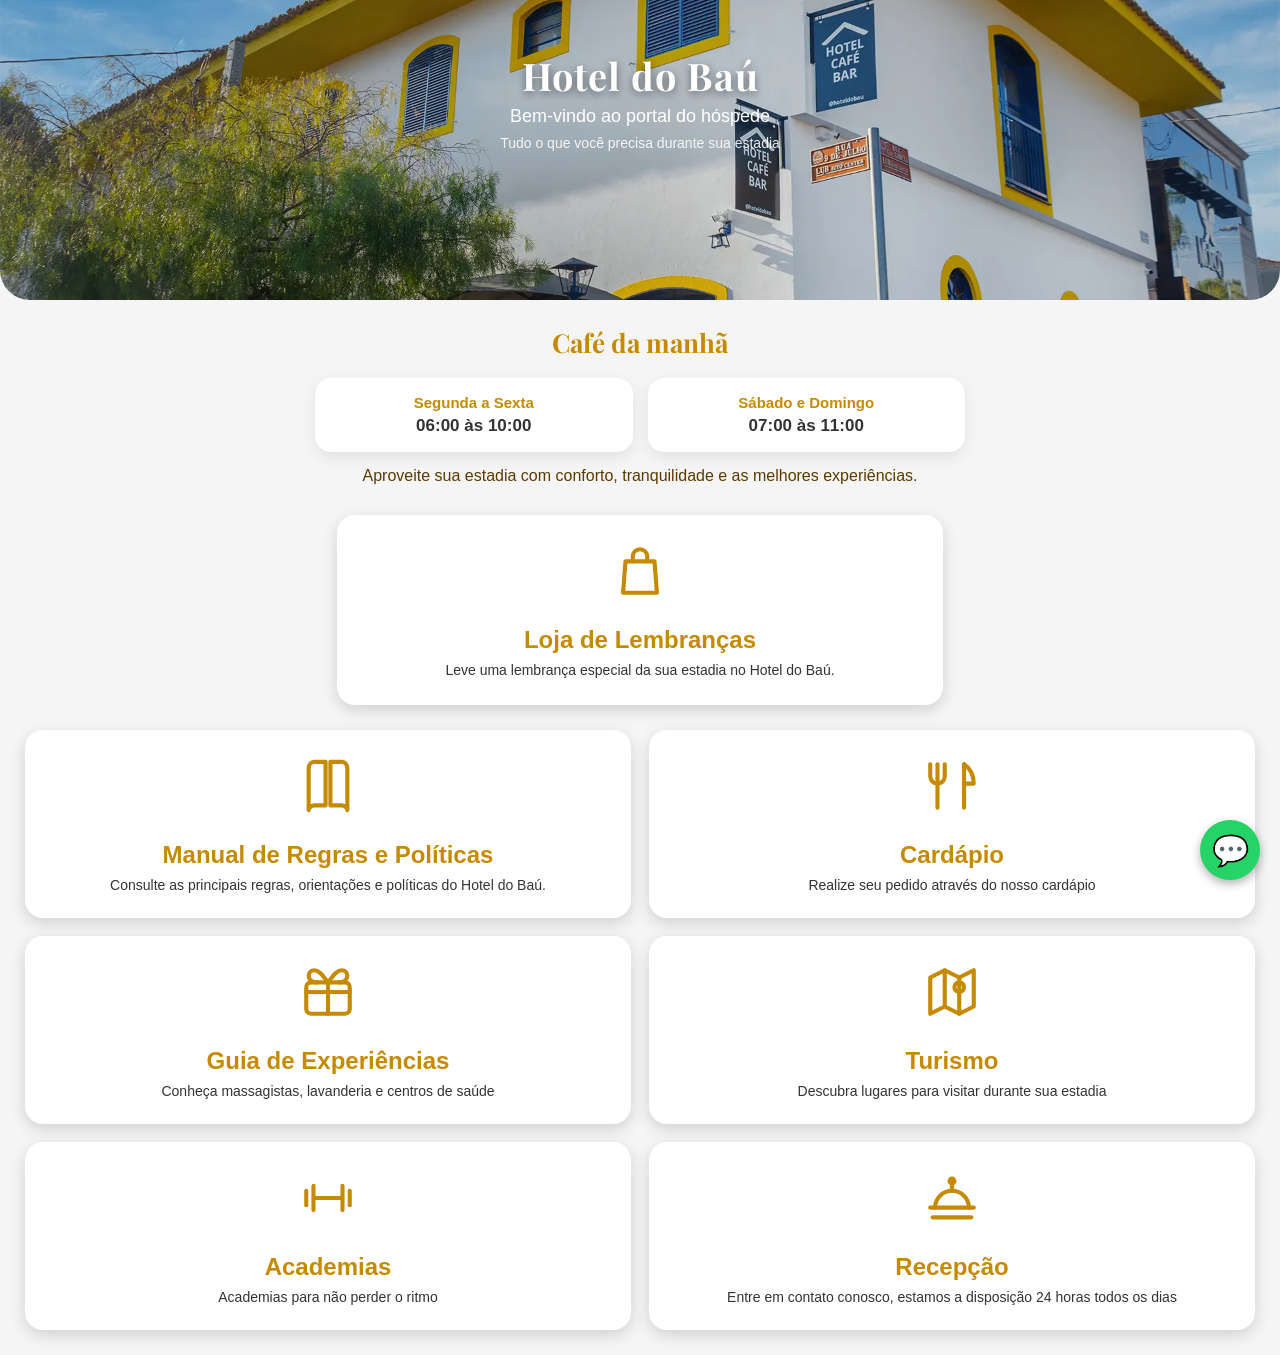
<file: index.html>
<!DOCTYPE html>
<html lang="pt-BR">

<head>

    <meta charset="UTF-8">

    <meta name="viewport" content="width=device-width, initial-scale=1.0">

    <title>Hotel do Baú</title>



    <link rel="preconnect" href="https://fonts.googleapis.com">

    <link rel="preconnect" href="https://fonts.gstatic.com" crossorigin>

    <link href="https://fonts.googleapis.com/css2?family=Playfair+Display:wght@600;700&family=Poppins:wght@300;400;500&display=swap" rel="stylesheet">



    <link rel="stylesheet" href="css/style.css">

</head>


<body>


<header class="inicio">

    <h1>
        Hotel do Baú
    </h1>

    <p>
        Bem-vindo ao portal do hóspede
    </p>

    <span>
        Tudo o que você precisa durante sua estadia
    </span>

</header>


<section class="destaque">

    <h2>Café da manhã</h2>

    <div class="horarios-cafe">

        <div class="horario">
            <strong>Segunda a Sexta</strong>
            <span>06:00 às 10:00</span>
        </div>

        <div class="horario">
            <strong>Sábado e Domingo</strong>
            <span>07:00 às 11:00</span>
        </div>

    </div>

    <p class="mensagem-estadia">
        Aproveite sua estadia com conforto, tranquilidade
        e as melhores experiências.
    </p>

</section>


    <!-- LOJA DE LEMBRANÇAS - DESTAQUE -->

<section class="destaque-menu">

    <a href="loja.html" class="opcao opcao-destaque">

        <div class="icone-menu">

            <svg viewBox="0 0 24 24">
                <path d="M6 8h12l1 13H5z"></path>
                <path d="M9 8V6a3 3 0 0 1 6 0v2"></path>
            </svg>

        </div>

        <h2>Loja de Lembranças</h2>

        <p>
            Leve uma lembrança especial da sua estadia no Hotel do Baú.
        </p>

    </a>

</section>


<main class="menu">

    <a href="manual.html" class="opcao">

    <div class="icone-menu">

        <svg viewBox="0 0 24 24">
            <path d="M4 4.5A2.5 2.5 0 0 1 6.5 2H11v18H6.5A2.5 2.5 0 0 0 4 22z"></path>
            <path d="M20 4.5A2.5 2.5 0 0 0 17.5 2H13v18h4.5A2.5 2.5 0 0 1 20 22z"></path>
        </svg>

    </div>

    <h2>Manual de Regras e Políticas</h2>

    <p>
        Consulte as principais regras, orientações e políticas do Hotel do Baú.
    </p>

</a>


    <!-- CARDÁPIO -->

    <a href="cardapio.html" class="opcao">

        <div class="icone-menu">
            <svg viewBox="0 0 24 24">
                <path d="M6 3v8"></path>
                <path d="M3 3v5a3 3 0 0 0 6 0V3"></path>
                <path d="M6 11v10"></path>
                <path d="M17 3v18"></path>
                <path d="M17 3c3 2 4 5 4 8h-4"></path>
            </svg>
        </div>

        <h2>Cardápio</h2>

        <p>
            Realize seu pedido através do nosso cardápio
        </p>

    </a>


    <!-- GUIA DE EXPERIÊNCIAS -->

    <a href="beneficios.html" class="opcao">

        <div class="icone-menu">
            <svg viewBox="0 0 24 24">
                <rect x="3" y="8" width="18" height="13" rx="2"></rect>
                <path d="M12 8v13"></path>
                <path d="M3 12h18"></path>
                <path d="M7.5 8C5 8 4 6.5 4 5.3 4 4 5 3 6.3 3 8.5 3 10 5.5 12 8"></path>
                <path d="M16.5 8C19 8 20 6.5 20 5.3 20 4 19 3 17.7 3 15.5 3 14 5.5 12 8"></path>
            </svg>
        </div>

        <h2>
            Guia de Experiências
        </h2>

        <p>
            Conheça massagistas, lavanderia e centros de saúde
        </p>

    </a>


    <!-- TURISMO -->

    <a href="turismo.html" class="opcao">

        <div class="icone-menu">
            <svg viewBox="0 0 24 24">
                <path d="M3 6l6-3 6 3 6-3v15l-6 3-6-3-6 3z"></path>
                <path d="M9 3v15"></path>
                <path d="M15 6v15"></path>
                <circle cx="15" cy="10" r="2"></circle>
            </svg>
        </div>

        <h2>
            Turismo
        </h2>

        <p>
            Descubra lugares para visitar durante sua estadia
        </p>

    </a>


    <!-- ACADEMIAS -->

    <a href="academias.html" class="opcao">

        <div class="icone-menu">
            <svg viewBox="0 0 24 24">
                <path d="M6 7v10"></path>
                <path d="M3 9v6"></path>
                <path d="M18 7v10"></path>
                <path d="M21 9v6"></path>
                <path d="M6 12h12"></path>
            </svg>
        </div>

        <h2>
            Academias
        </h2>

        <p>
            Academias para não perder o ritmo
        </p>

    </a>


    <!-- RECEPÇÃO -->

    <a href="recepcao.html" class="opcao">

        <div class="icone-menu">
            <svg viewBox="0 0 24 24">
                <path d="M5 16a7 7 0 0 1 14 0"></path>
                <path d="M3 16h18"></path>
                <path d="M12 9V6"></path>
                <circle cx="12" cy="5" r="1"></circle>
                <path d="M4 20h16"></path>
            </svg>
        </div>

        <h2>
            Recepção
        </h2>

        <p>
            Entre em contato conosco, estamos a disposição 24 horas todos os dias
        </p>

    </a>


</main>



<script src="js/script.js"></script>
<script src="js/whatsapp.js"></script>


</body>

</html>
</file>
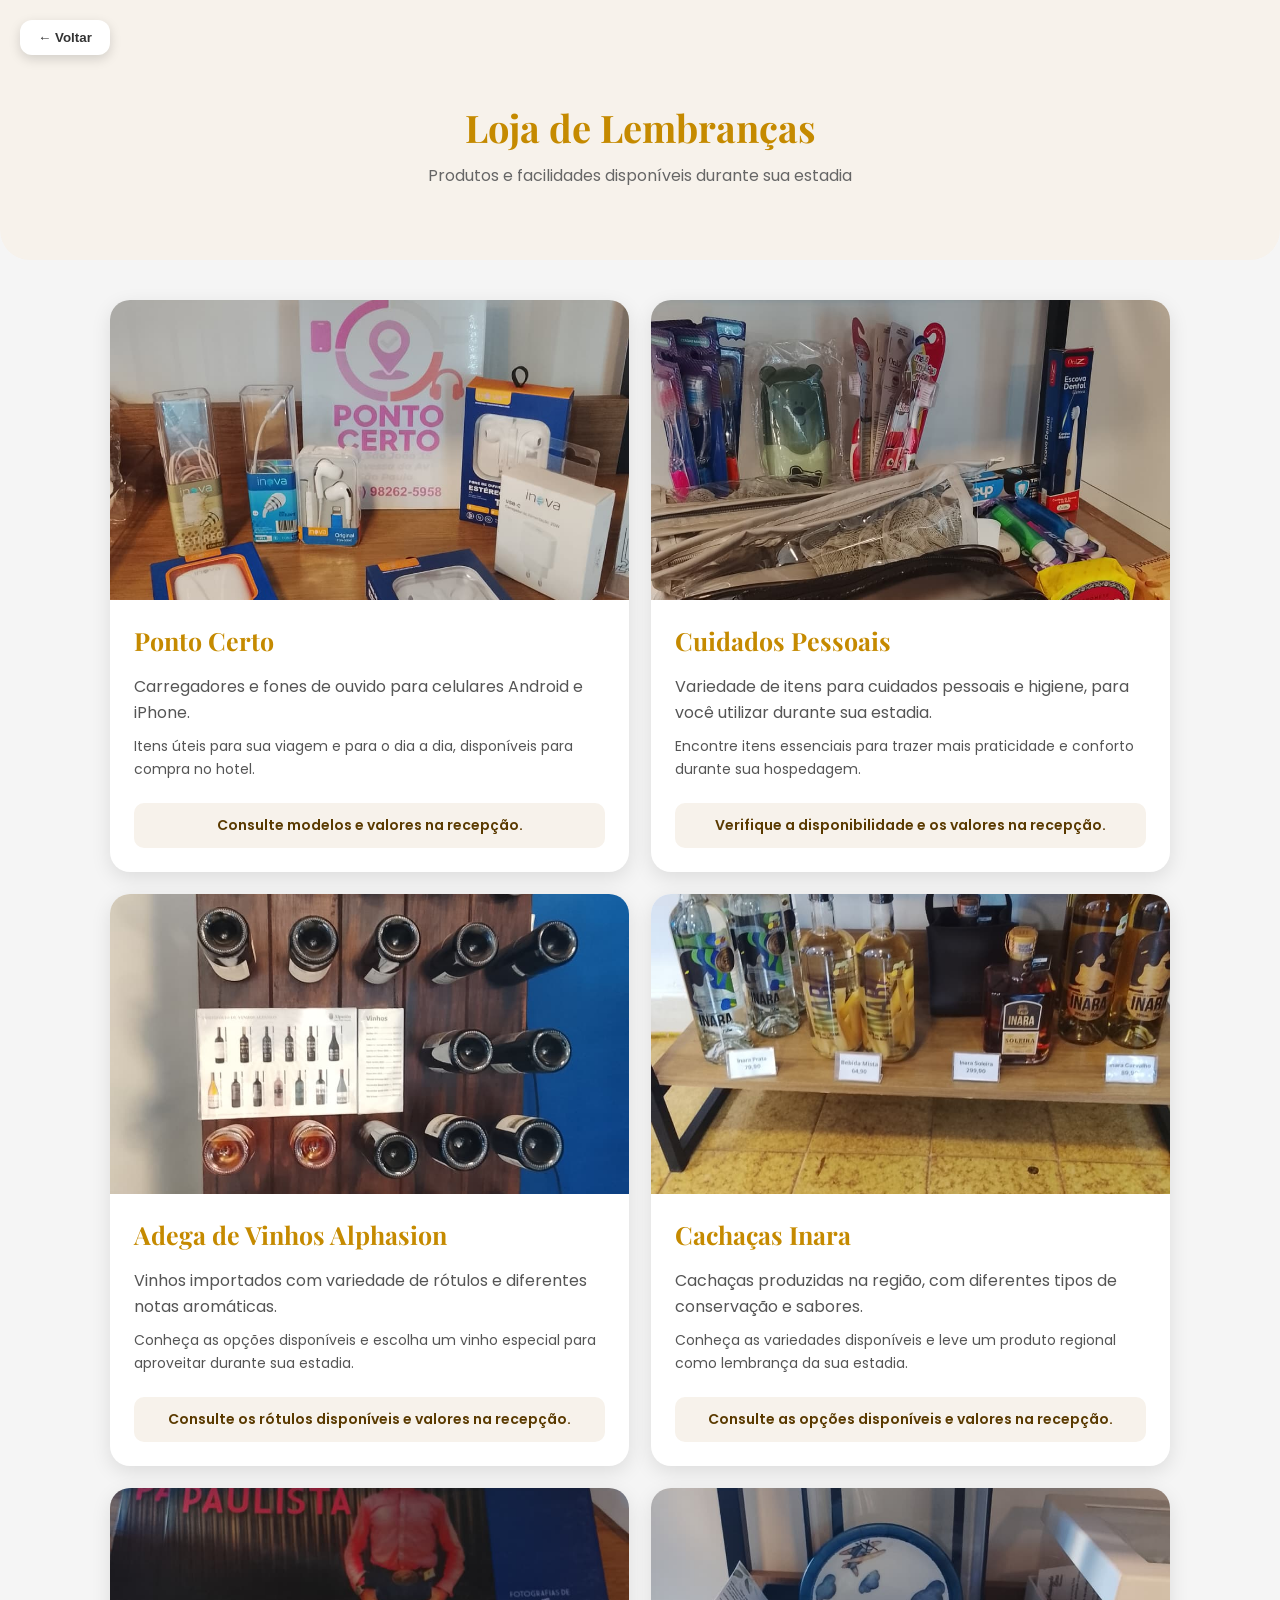
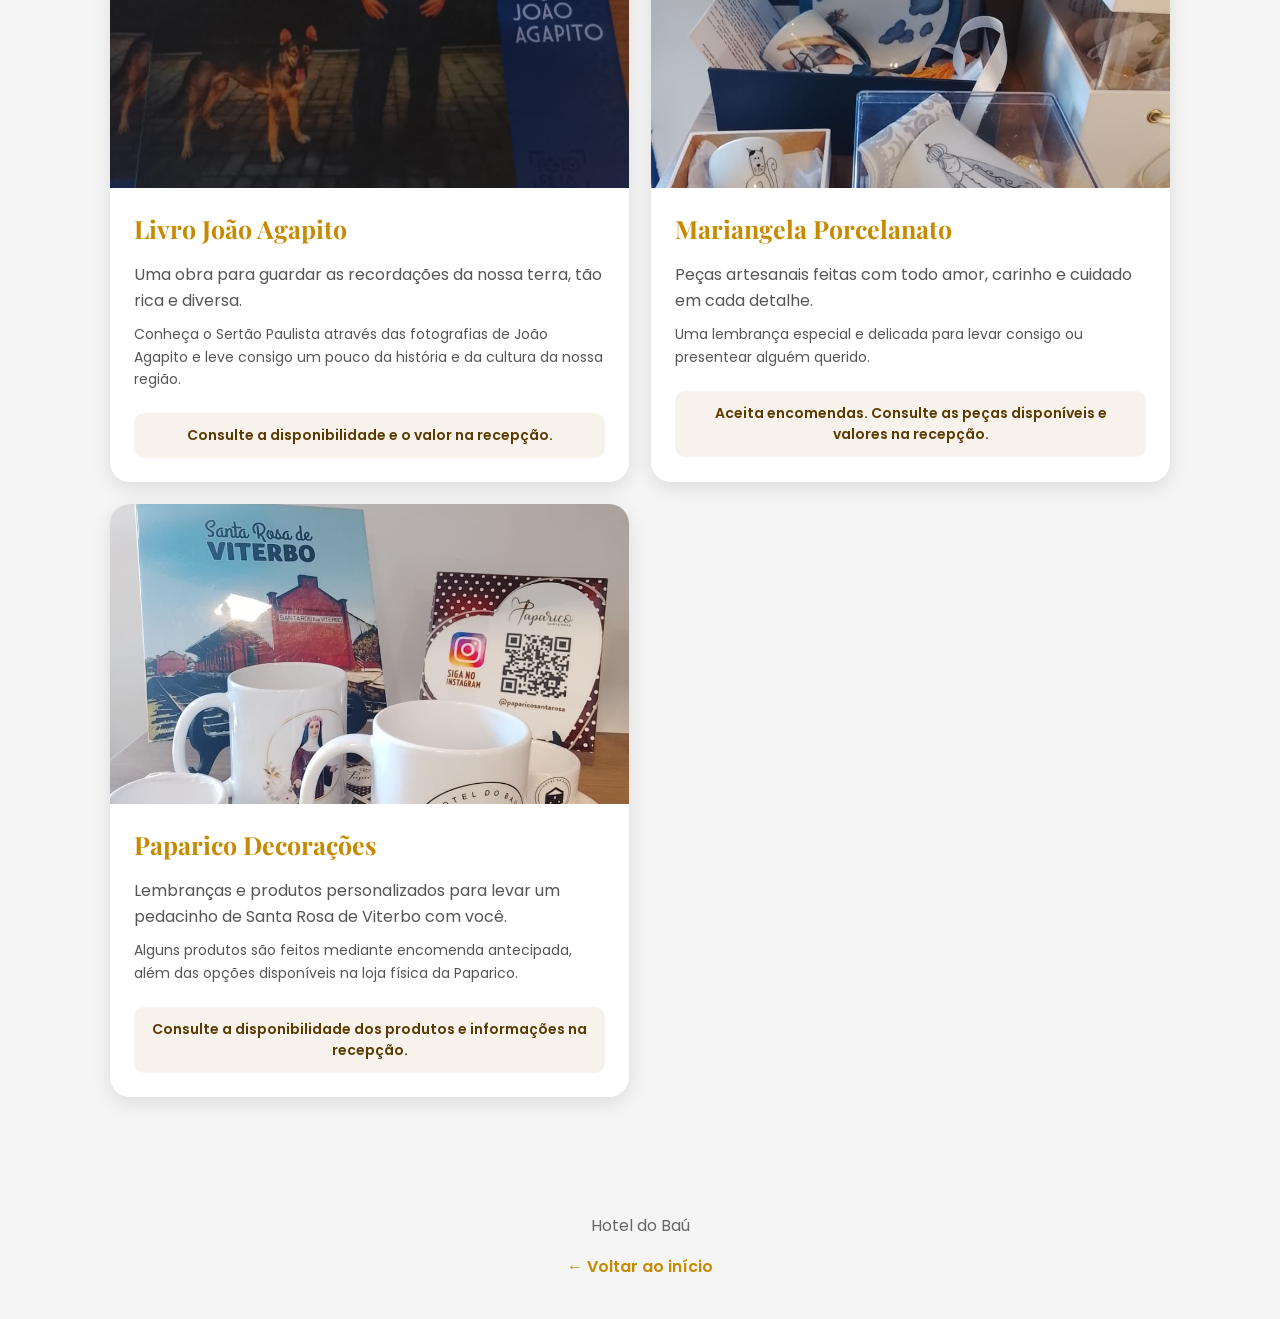
<file: loja.html>
<!DOCTYPE html>
<html lang="pt-BR">

<head>

    <meta charset="UTF-8">
    <meta name="viewport" content="width=device-width, initial-scale=1.0">

    <title>Loja - Hotel do Baú</title>

    <link rel="preconnect" href="https://fonts.googleapis.com">
    <link rel="preconnect" href="https://fonts.gstatic.com" crossorigin>

    <link href="https://fonts.googleapis.com/css2?family=Playfair+Display:wght@600;700&family=Poppins:wght@300;400;500;600&display=swap" rel="stylesheet">

    <link rel="stylesheet" href="css/loja.css">

</head>

<body>


<header class="topo-loja">

    <button onclick="history.back()" class="voltar">
        ← Voltar
    </button>

    <div class="titulo-loja">

        <h1>Loja de Lembranças</h1>

        <p>
            Produtos e facilidades disponíveis durante sua estadia
        </p>

    </div>

</header>


<main class="loja-container">


    <!-- PONTO CERTO -->

    <article class="card-loja">

        <img
            src="img/pontocerto.webp"
            alt="Carregadores e fones de ouvido Ponto Certo"
            class="foto-loja"
        >

        <div class="conteudo-loja">

            <h2>Ponto Certo</h2>

            <p>
                Carregadores e fones de ouvido para celulares
                Android e iPhone.
            </p>

            <p class="descricao-loja">
                Itens úteis para sua viagem e para o dia a dia,
                disponíveis para compra no hotel.
            </p>

            <div class="disponibilidade">
                Consulte modelos e valores na recepção.
            </div>

        </div>

    </article>

    <!-- CUIDADOS PESSOAIS -->

<article class="card-loja">

    <img
        src="img/itenshotel.webp"
        alt="Itens de cuidados pessoais e higiene"
        class="foto-loja"
    >

    <div class="conteudo-loja">

        <h2>Cuidados Pessoais</h2>

        <p>
            Variedade de itens para cuidados pessoais e higiene,
            para você utilizar durante sua estadia.
        </p>

        <p class="descricao-loja">
            Encontre itens essenciais para trazer mais praticidade
            e conforto durante sua hospedagem.
        </p>

        <div class="disponibilidade">
            Verifique a disponibilidade e os valores na recepção.
        </div>

    </div>

</article>

  

    <!-- ADEGA DE VINHOS ALPHASION -->

<article class="card-loja">

    <img
        src="img/alphasion.webp"
        alt="Adega de Vinhos Alphasion"
        class="foto-loja"
    >

    <div class="conteudo-loja">

        <h2>Adega de Vinhos Alphasion</h2>

        <p>
            Vinhos importados com variedade de rótulos
            e diferentes notas aromáticas.
        </p>

        <p class="descricao-loja">
            Conheça as opções disponíveis e escolha um vinho
            especial para aproveitar durante sua estadia.
        </p>

        <div class="disponibilidade">
            Consulte os rótulos disponíveis e valores na recepção.
        </div>

    </div>

</article>

    <!-- CACHAÇAS INARA -->

<article class="card-loja">

    <img
        src="img/inara.webp"
        alt="Cachaças Inara"
        class="foto-loja"
    >

    <div class="conteudo-loja">

        <h2>Cachaças Inara</h2>

        <p>
            Cachaças produzidas na região, com diferentes tipos
            de conservação e sabores.
        </p>

        <p class="descricao-loja">
            Conheça as variedades disponíveis e leve um produto
            regional como lembrança da sua estadia.
        </p>

        <div class="disponibilidade">
            Consulte as opções disponíveis e valores na recepção.
        </div>

    </div>

</article>

    <!-- LIVRO JOÃO AGAPITO -->

<article class="card-loja">

    <img
        src="img/agapito.webp"
        alt="Livro Sertão Paulista - Fotografias de João Agapito"
        class="foto-loja"
    >

    <div class="conteudo-loja">

        <h2>Livro João Agapito</h2>

        <p>
            Uma obra para guardar as recordações da nossa terra,
            tão rica e diversa.
        </p>

        <p class="descricao-loja">
            Conheça o Sertão Paulista através das fotografias de
            João Agapito e leve consigo um pouco da história e da
            cultura da nossa região.
        </p>

        <div class="disponibilidade">
            Consulte a disponibilidade e o valor na recepção.
        </div>

    </div>

</article>

    <!-- MARIANGELA PORCELANATO -->

<article class="card-loja">

    <img
        src="img/mariangela.webp"
        alt="Peças artesanais Mariangela Porcelanato"
        class="foto-loja"
    >

    <div class="conteudo-loja">

        <h2>Mariangela Porcelanato</h2>

        <p>
            Peças artesanais feitas com todo amor, carinho
            e cuidado em cada detalhe.
        </p>

        <p class="descricao-loja">
            Uma lembrança especial e delicada para levar consigo
            ou presentear alguém querido.
        </p>

        <div class="disponibilidade">
            Aceita encomendas. Consulte as peças disponíveis e valores na recepção.
        </div>

    </div>

</article>

    <!-- PAPARICO DECORAÇÕES -->

<article class="card-loja">

    <img
        src="img/paparico.webp"
        alt="Produtos personalizados Paparico Decorações"
        class="foto-loja"
    >

    <div class="conteudo-loja">

        <h2>Paparico Decorações</h2>

        <p>
            Lembranças e produtos personalizados para levar
            um pedacinho de Santa Rosa de Viterbo com você.
        </p>

        <p class="descricao-loja">
            Alguns produtos são feitos mediante encomenda antecipada,
            além das opções disponíveis na loja física da Paparico.
        </p>

        <div class="disponibilidade">
            Consulte a disponibilidade dos produtos e informações na recepção.
        </div>

    </div>

</article>


</main>


<footer>

    <p>Hotel do Baú</p>

    <a href="index.html">
        ← Voltar ao início
    </a>

</footer>


</body>

</html>
</file>
<file: css/style.css>
* {

    box-sizing: border-box;

}


body {

    margin: 0;
    font-family: Arial, sans-serif;
    background: #f5f5f5;

}



/* CABEÇALHO */

.inicio {

    text-align: center;

    color: white;

    padding: 35px 20px 30px;

    min-height: 300px;

    background-image: url("../img/vista-hotel.webp");

    background-size: cover;

    background-position: center;

    border-radius: 0 0 30px 30px;

}



.inicio h1 {

    margin: 15px 0 5px;

    font-family: 'Playfair Display', serif;

    font-size: 38px;

    font-weight: 700;

    letter-spacing: 1px;

    text-shadow: 0 3px 8px rgba(0,0,0,.45);

}

.inicio p {

    margin: 5px 0;
    font-size: 18px;

}


.inicio span {

    display: block;
    font-size: 14px;
    opacity: 0.9;
    margin-top: 8px;

}



/* MENU */

.menu {
    padding: 25px;
    display: grid;
    grid-template-columns: repeat(2, 1fr);
    gap: 18px;
    align-items: stretch;
}


/* BOTÕES */

.opcao {
    background: white;
    text-decoration: none;
    color: #333;
    text-align: center;

    padding: 25px 15px;

    border-radius: 18px;

    box-shadow:
        0 5px 15px rgba(0,0,0,.15);

    transition: .3s;

    height: 100%;

    display: flex;
    flex-direction: column;
    justify-content: flex-start;
}

.opcao:hover {
    transform: translateY(-5px);
}
/* =========================
   ÍCONES DOURADOS DO MENU
========================= */

.icone-menu {
    width: 62px;
    height: 62px;

    margin: 0 auto 12px;

    display: flex;
    align-items: center;
    justify-content: center;

    color: #C58A00;
}

.icone-menu svg {
    width: 58px;
    height: 58px;

    fill: none;
    stroke: currentColor;
    stroke-width: 1.7;
    stroke-linecap: round;
    stroke-linejoin: round;
}
.opcao h2 {

    margin: 12px 0 8px;

    color: #C58A00;

}


.opcao p {

    font-size: 14px;

    margin: 0;

}
.destaque {

    text-align: center;
    padding: 20px;

}


.destaque img {

    width: 100%;
    max-width: 700px;
    height: 300px;
    object-fit: cover;
    border-radius: 20px;

}


.destaque p {

    font-size: 18px;
    color: #5A3A00;
    margin-top: 15px;

}
.whatsapp-fixo {

    position: fixed;
    right: 20px;
    bottom: 20px;

    width: 60px;
    height: 60px;

    background: #25D366;
    color: white;

    border-radius: 50%;

    display: flex;
    align-items: center;
    justify-content: center;

    font-size: 30px;

    text-decoration: none;

    box-shadow: 0 4px 10px rgba(0,0,0,0.3);

    z-index: 999;

}
#lista-produtos {
    padding-bottom: 220px;
}
.carrinho {
    position: fixed;
    bottom: 0;
    left: 0;
    width: 100%;
    background: white;
    box-shadow: 0 -4px 12px rgba(0,0,0,0.15);
    z-index: 1000;

    transition: transform 0.35s ease;
}

.carrinho-escondido {
    transform: translateY(100%);

}

/* =========================
   PADRONIZA ALTURA DOS CARDS
========================= */

.menu {
    align-items: stretch;
}

.opcao {
    height: 100%;
    display: flex;
    flex-direction: column;
    justify-content: flex-start;
}

@media (max-width: 700px) {

    .opcao {
        min-height: 210px;
        height: 100%;
    }

}

/* =========================
   MENU EM LISTA NO CELULAR
========================= */

@media (max-width: 700px) {

    .menu {
        grid-template-columns: 1fr;
        gap: 18px;
        padding: 20px;
    }

    .opcao {
        width: 100%;
        min-height: 180px;
        height: auto;
    }

}

/* =========================
   HORÁRIOS DO CAFÉ DA MANHÃ
========================= */

.destaque {
    text-align: center;
    padding: 25px 20px 10px;
}

.destaque h2 {
    margin: 0 0 18px;
    font-family: 'Playfair Display', serif;
    color: #C58A00;
    font-size: 26px;
}

.horarios-cafe {
    max-width: 650px;
    margin: 0 auto;

    display: grid;
    grid-template-columns: repeat(2, 1fr);
    gap: 15px;
}

.horario {
    background: #fff;
    border-radius: 16px;
    padding: 16px 12px;

    box-shadow: 0 5px 15px rgba(0,0,0,.08);

    display: flex;
    flex-direction: column;
    gap: 5px;
}

.horario strong {
    color: #C58A00;
    font-size: 15px;
}

.horario span {
    color: #333;
    font-size: 17px;
    font-weight: 600;
}

.mensagem-estadia {
    margin: 20px auto 0;
    font-size: 16px !important;
    color: #5A3A00;
}


/* CELULAR */

@media (max-width: 500px) {

    .horarios-cafe {
        grid-template-columns: 1fr 1fr;
        gap: 10px;
    }

    .horario {
        padding: 14px 8px;
    }

    .horario strong {
        font-size: 13px;
    }

    .horario span {
        font-size: 15px;
    }

    .destaque h2 {
        font-size: 23px;
    }
}

/* =========================
   LOJA DE LEMBRANÇAS
   CARD DE DESTAQUE
========================= */

.destaque-menu {
    display: flex;
    justify-content: center;

    padding: 20px 25px 0;
}


.opcao-destaque {
    width: calc(50% - 9px);
    max-width: 650px;
    min-height: 190px;
}


/* CELULAR */

@media (max-width: 700px) {

    .destaque-menu {
        padding: 20px 20px 0;
    }

    .opcao-destaque {
        width: 100%;
        max-width: none;
        min-height: 180px;
    }

}
/* =====================================================
   MESAS / COMANDAS
===================================================== */

body.mesa-page .topo {
    text-align: center;
    padding: 30px 20px;
    background: #ffffff;
    border-radius: 0 0 25px 25px;
    box-shadow: 0 4px 12px rgba(0,0,0,.08);
}

body.mesa-page .topo h1 {
    margin: 0;
    color: #C58A00;
    font-family: 'Playfair Display', serif;
    font-size: 32px;
}

body.mesa-page .topo p {
    margin: 8px 0 0;
    color: #666;
    font-size: 16px;
}

body.mesa-page main {
    max-width: 900px;
    margin: 0 auto;
    padding: 25px 20px 40px;
}


/* =========================
   RESUMO DA MESA
========================= */

.resumo-mesa {
    background: #fff;
    border-radius: 18px;
    padding: 20px;
    box-shadow: 0 5px 15px rgba(0,0,0,.10);
    margin-bottom: 20px;
}

.linha-resumo {
    display: flex;
    justify-content: space-between;
    align-items: center;
    gap: 15px;
    padding: 12px 0;
    border-bottom: 1px solid #eee;
}

.linha-resumo:last-child {
    border-bottom: none;
}

.linha-resumo span {
    color: #666;
}

.linha-resumo strong {
    font-size: 18px;
}


/* =========================
   BOTÕES DA MESA
========================= */

.acoes-mesa {
    display: grid;
    grid-template-columns: repeat(3, 1fr);
    gap: 15px;
    margin-bottom: 25px;
}

.acoes-mesa button,
.btn-voltar {
    border: none;
    border-radius: 14px;
    padding: 15px 18px;
    font-size: 15px;
    font-weight: 700;
    cursor: pointer;
    transition: .2s;
}

.acoes-mesa button:hover,
.btn-voltar:hover {
    transform: translateY(-2px);
}

.btn-pedido {
    background: #C58A00;
    color: white;
}

.btn-consumo {
    background: #245d88;
    color: white;
}

.btn-fechar {
    background: #333;
    color: white;
}


/* =========================
   CONSUMO
========================= */

.consumo-mesa {
    display: none;
    background: #fff;
    border-radius: 18px;
    padding: 20px;
    box-shadow: 0 5px 15px rgba(0,0,0,.10);
    margin-bottom: 25px;
}

.consumo-mesa.mostrar {
    display: block;
}

.consumo-mesa h2 {
    margin-top: 0;
    color: #C58A00;
}

.mesa-vazia {
    color: #777;
    text-align: center;
    padding: 20px 0;
}

.item-consumo {
    display: flex;
    justify-content: space-between;
    gap: 15px;
    padding: 14px 0;
    border-bottom: 1px solid #eee;
}

.item-consumo:last-child {
    border-bottom: none;
}

.item-consumo > div {
    display: flex;
    flex-direction: column;
    gap: 5px;
}

.item-consumo small {
    color: #777;
}


/* =========================
   BOTÃO VOLTAR
========================= */

.btn-voltar {
    display: block;
    width: 100%;
    background: #eee;
    color: #333;
}


/* =========================
   MODAL DE FECHAMENTO
========================= */

.modal-fechamento {
    display: none;
    position: fixed;
    inset: 0;
    background: rgba(0,0,0,.55);
    z-index: 2000;
    align-items: center;
    justify-content: center;
    padding: 20px;
}

.modal-fechamento.mostrar {
    display: flex;
}

.caixa-fechamento {
    width: 100%;
    max-width: 500px;
    background: white;
    border-radius: 20px;
    padding: 25px;
    box-shadow: 0 10px 35px rgba(0,0,0,.25);
}

.caixa-fechamento h2 {
    margin-top: 0;
    text-align: center;
    color: #C58A00;
}

.resumo-fechamento {
    margin: 20px 0;
}

.resumo-fechamento > div {
    display: flex;
    justify-content: space-between;
    align-items: center;
    gap: 15px;
    padding: 12px 0;
    border-bottom: 1px solid #eee;
}

.campo-desconto {
    flex-wrap: wrap;
}

.campo-valor {
    display: flex;
    align-items: center;
    border: 1px solid #ccc;
    border-radius: 8px;
    overflow: hidden;
    background: #fff;
}

.campo-valor span {
    padding: 8px;
    background: #f5f5f5;
    color: #555;
}

.campo-valor input {
    width: 100px;
    border: none;
    outline: none;
    padding: 9px;
    font-size: 16px;
    text-align: right;
}

.linha-total-fechamento {
    font-size: 18px;
    font-weight: 700;
}

.linha-total-fechamento strong {
    color: #C58A00;
    font-size: 22px;
}

.acoes-fechamento {
    display: grid;
    grid-template-columns: 1fr 1fr;
    gap: 12px;
}

.acoes-fechamento .btn-voltar,
.acoes-fechamento .btn-fechar {
    width: 100%;
}


/* =========================
   CELULAR
========================= */

@media (max-width: 700px) {

    body.mesa-page .topo {
        padding: 25px 15px;
    }

    body.mesa-page .topo h1 {
        font-size: 27px;
    }

  body.mesa-page main {
        padding: 20px 15px 35px;
    }

    .acoes-mesa {
        grid-template-columns: 1fr;
    }

    .acoes-mesa button {
        width: 100%;
    }

    .item-consumo {
        align-items: flex-start;
    }

    .acoes-fechamento {
        grid-template-columns: 1fr;
    }

}
</file>
<file: css/loja.css>
* {
    box-sizing: border-box;
}

body {
    margin: 0;
    font-family: 'Poppins', Arial, sans-serif;
    background: #f5f5f5;
    color: #333;
}


/* =========================
   CABEÇALHO
========================= */

.topo-loja {
    min-height: 260px;
    background: #f7f2eb;

    border-radius: 0 0 30px 30px;

    position: relative;

    display: flex;
    align-items: center;
    justify-content: center;

    text-align: center;
}

.titulo-loja {
    padding: 65px 20px 35px;
}

.titulo-loja h1 {
    margin: 0;

    font-family: 'Playfair Display', serif;
    font-size: 38px;

    color: #C58A00;
}

.titulo-loja p {
    margin: 10px 0 0;

    color: #666;
    font-size: 16px;
}


/* BOTÃO VOLTAR */

.voltar {
    position: absolute;

    top: 20px;
    left: 20px;

    background: white;
    color: #333;

    border: none;
    border-radius: 12px;

    padding: 10px 18px;

    cursor: pointer;
    font-weight: 600;

    box-shadow: 0 4px 12px rgba(0,0,0,.15);
}


/* =========================
   ÁREA DOS PRODUTOS
========================= */

.loja-container {
    max-width: 1100px;

    margin: 40px auto;

    padding: 0 20px 40px;

    display: grid;
    grid-template-columns: repeat(2, 1fr);

    gap: 22px;
}


/* =========================
   CARD
========================= */

.card-loja {
    background: white;

    border-radius: 20px;

    overflow: hidden;

    box-shadow: 0 6px 20px rgba(0,0,0,.10);

    display: flex;
    flex-direction: column;

    transition: .3s;
}

.card-loja:hover {
    transform: translateY(-5px);

    box-shadow: 0 10px 28px rgba(0,0,0,.15);
}


/* FOTO */

.foto-loja {
    width: 100%;
    height: 300px;

    object-fit: cover;

    display: block;
}


/* CONTEÚDO */

.conteudo-loja {
    padding: 24px;

    display: flex;
    flex-direction: column;

    flex: 1;
}

.conteudo-loja h2 {
    margin: 0 0 12px;

    font-family: 'Playfair Display', serif;

    color: #C58A00;

    font-size: 25px;
}

.conteudo-loja p {
    margin: 5px 0;

    line-height: 1.6;

    color: #555;
}

.descricao-loja {
    font-size: 14px;
}


/* AVISO / DISPONIBILIDADE */

.disponibilidade {
    margin-top: 18px;

    padding: 12px 14px;

    background: #f7f2eb;

    border-radius: 10px;

    color: #5A3A00;

    font-size: 14px;
    font-weight: 600;

    text-align: center;
}


/* =========================
   RODAPÉ
========================= */

footer {
    text-align: center;

    padding: 20px 20px 40px;

    color: #666;
}

footer a {
    color: #C58A00;

    text-decoration: none;

    font-weight: 600;
}


/* =========================
   CELULAR
========================= */

@media (max-width: 700px) {

    .topo-loja {
        min-height: 220px;
    }

    .titulo-loja {
        padding: 70px 20px 30px;
    }

    .titulo-loja h1 {
        font-size: 29px;
    }

    .titulo-loja p {
        font-size: 14px;
    }

    .loja-container {
        grid-template-columns: 1fr;

        margin-top: 25px;

        padding: 0 15px 30px;
    }

    .foto-loja {
        height: 260px;
    }

    .conteudo-loja {
        padding: 20px;
    }

}
</file>
